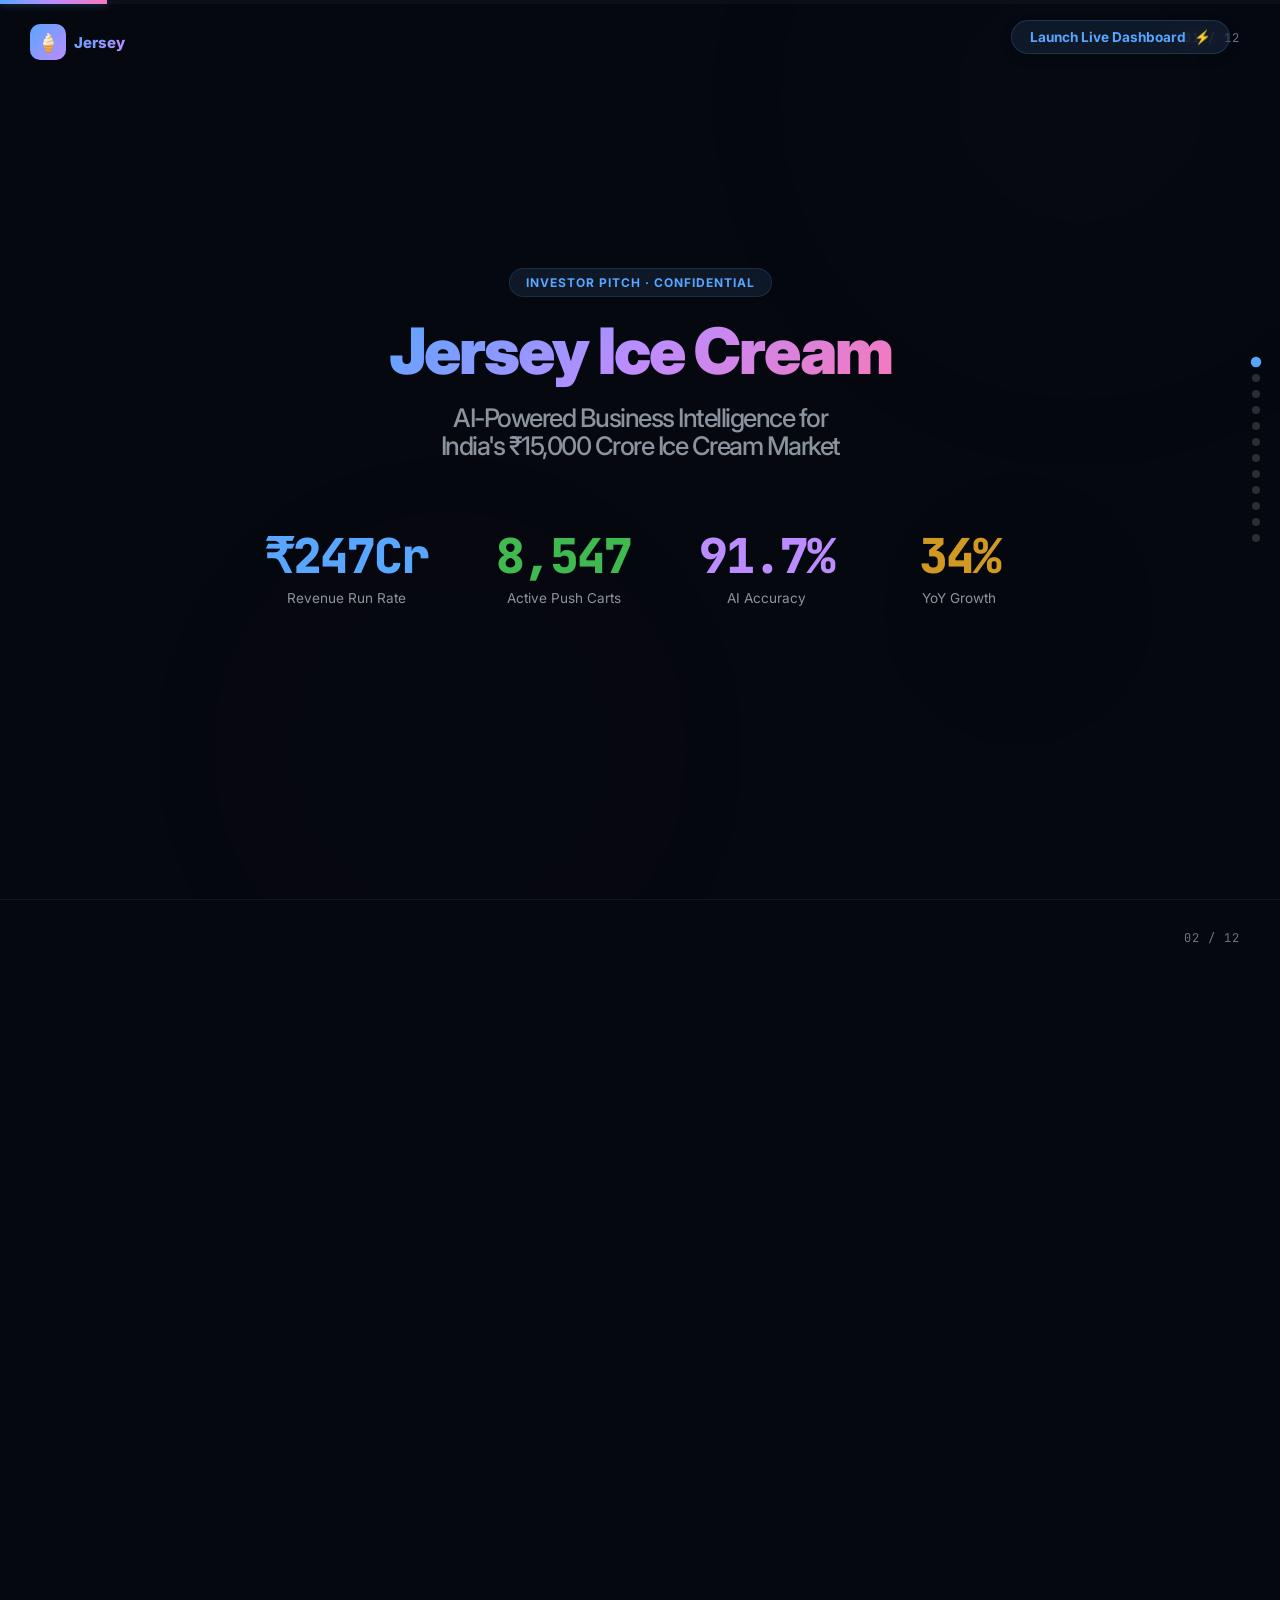
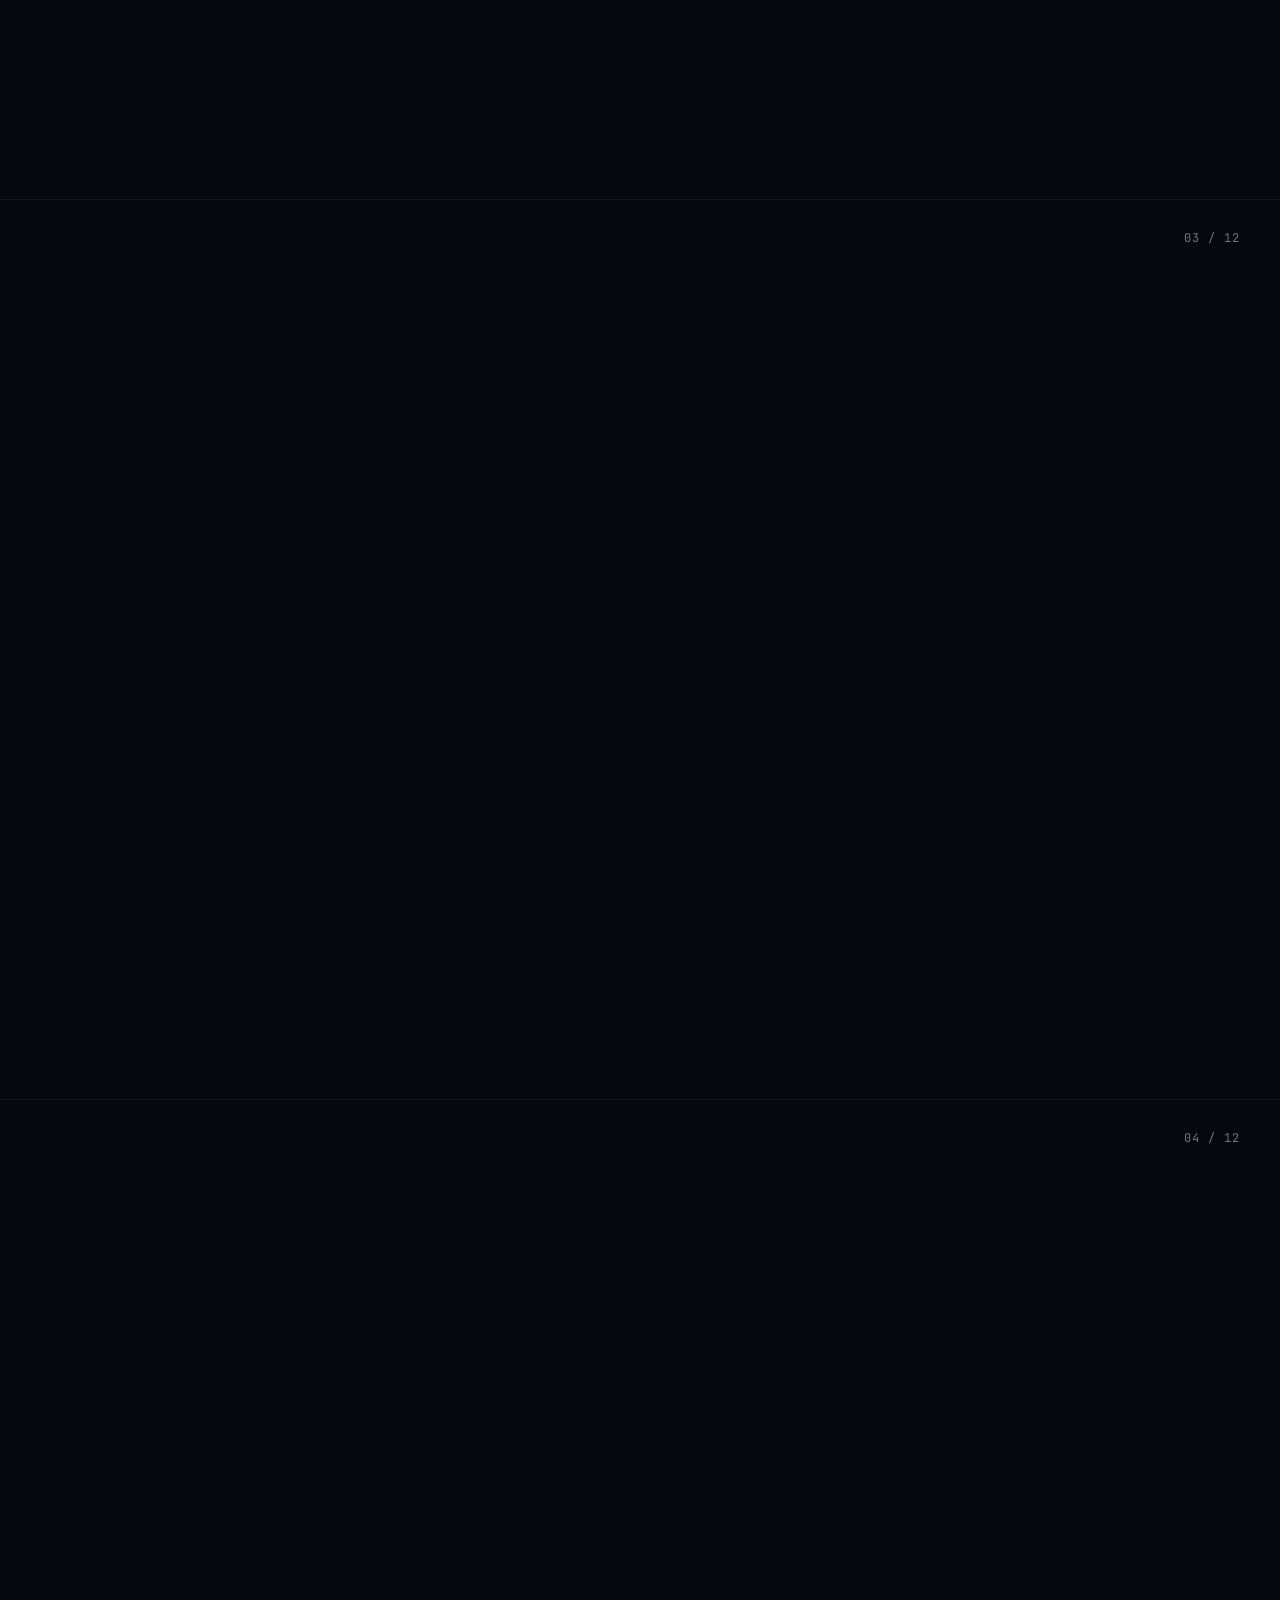
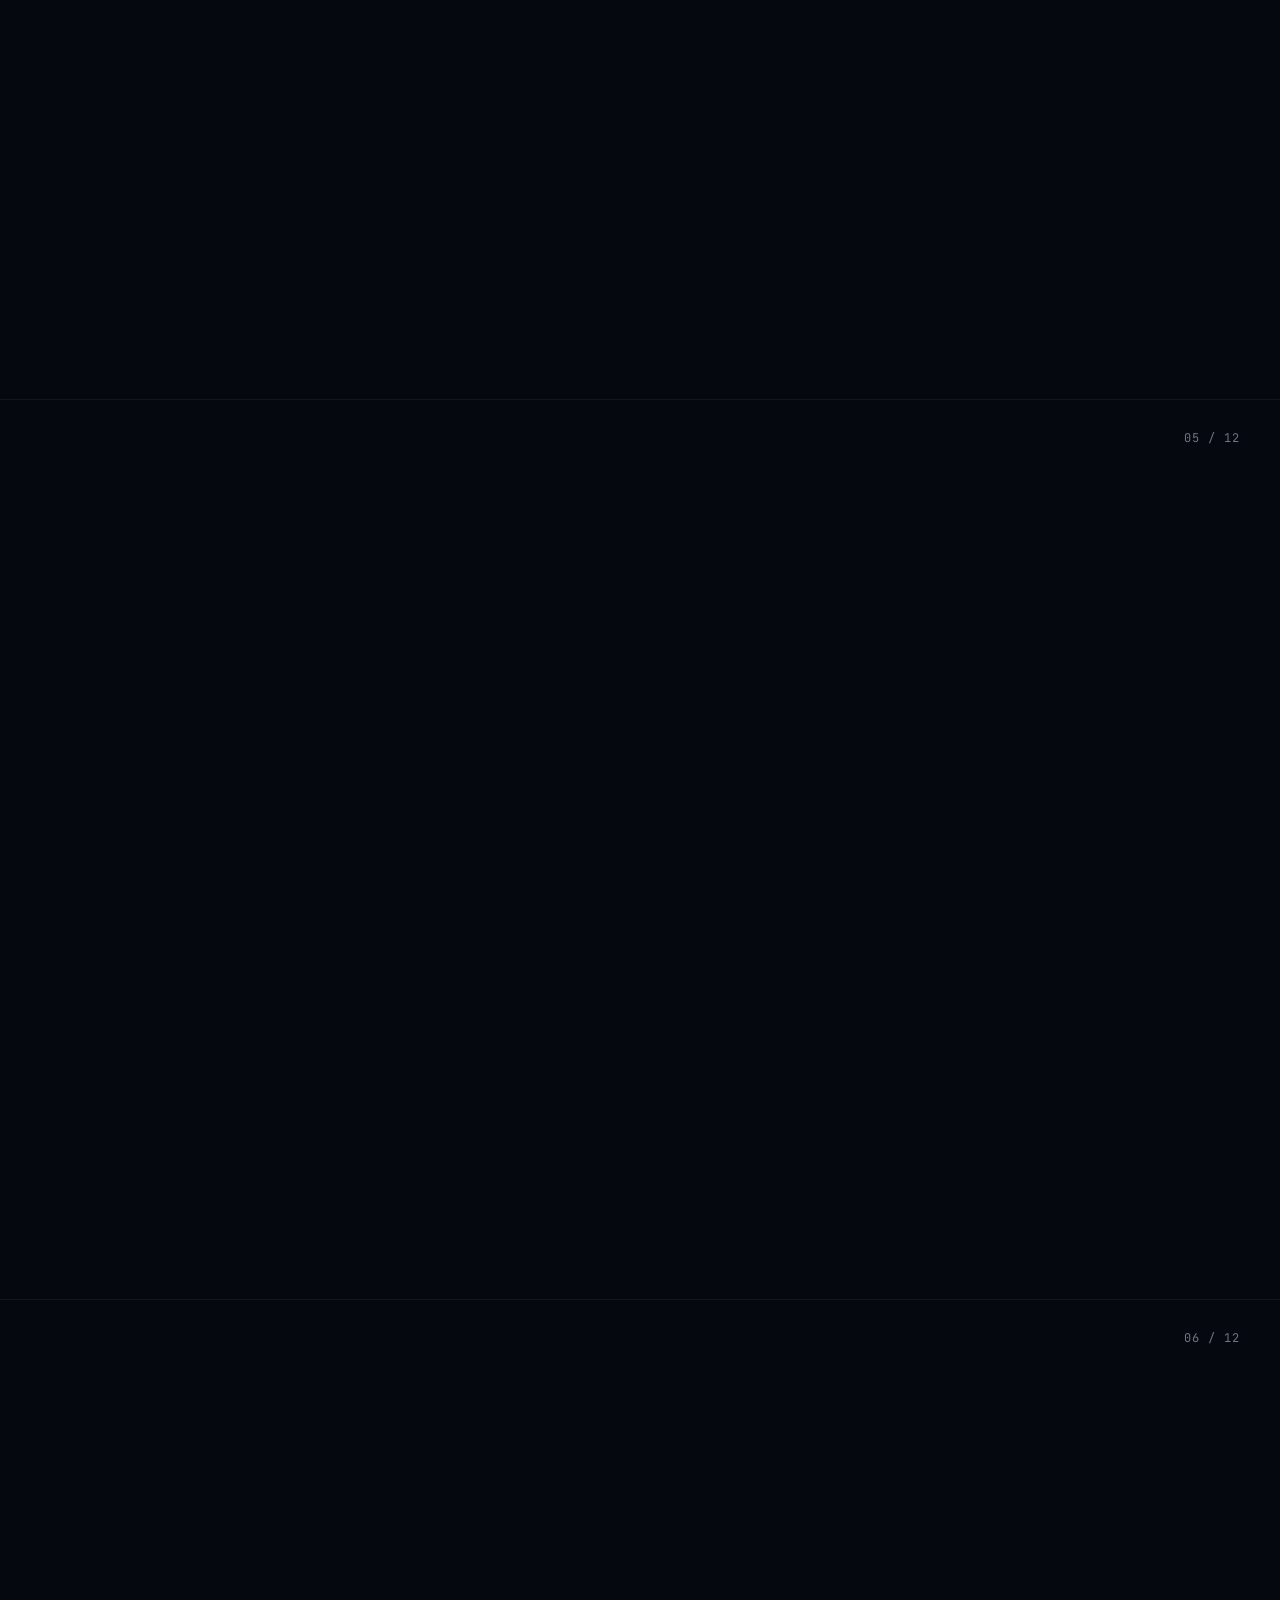
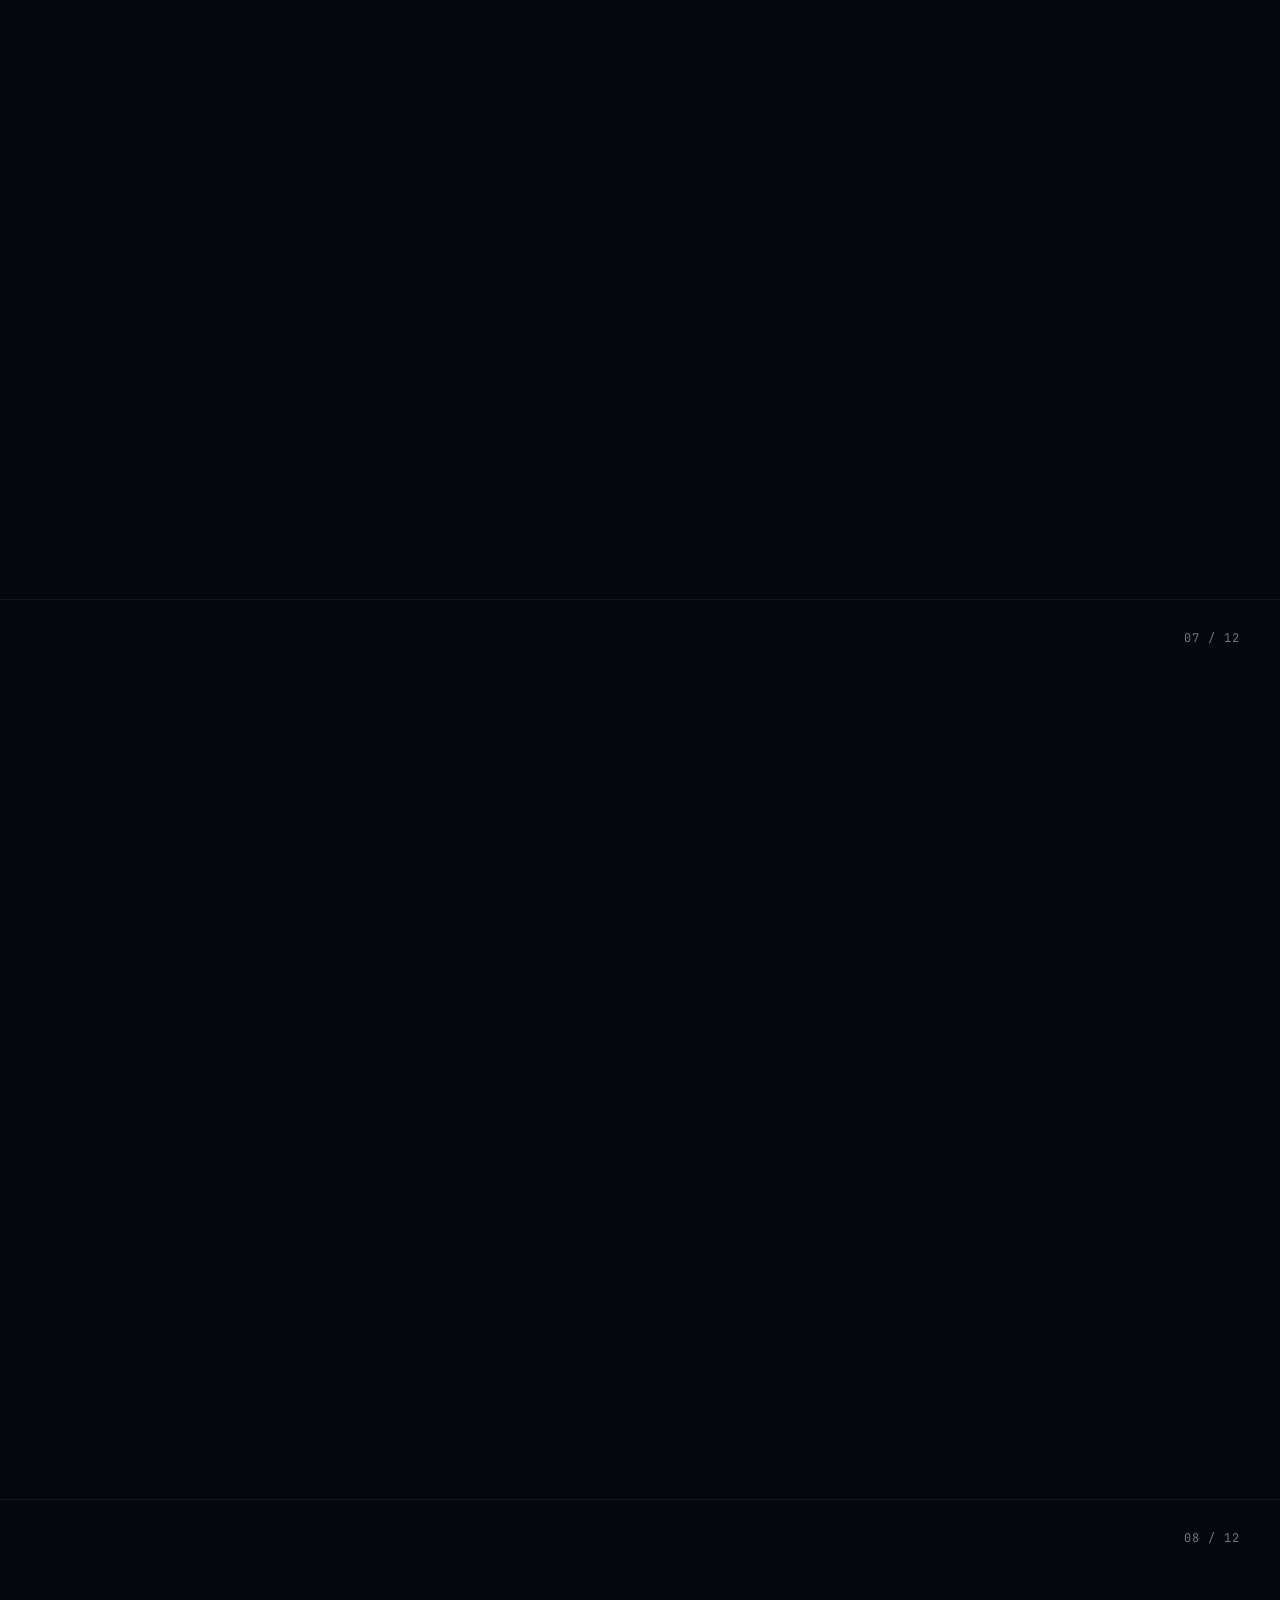
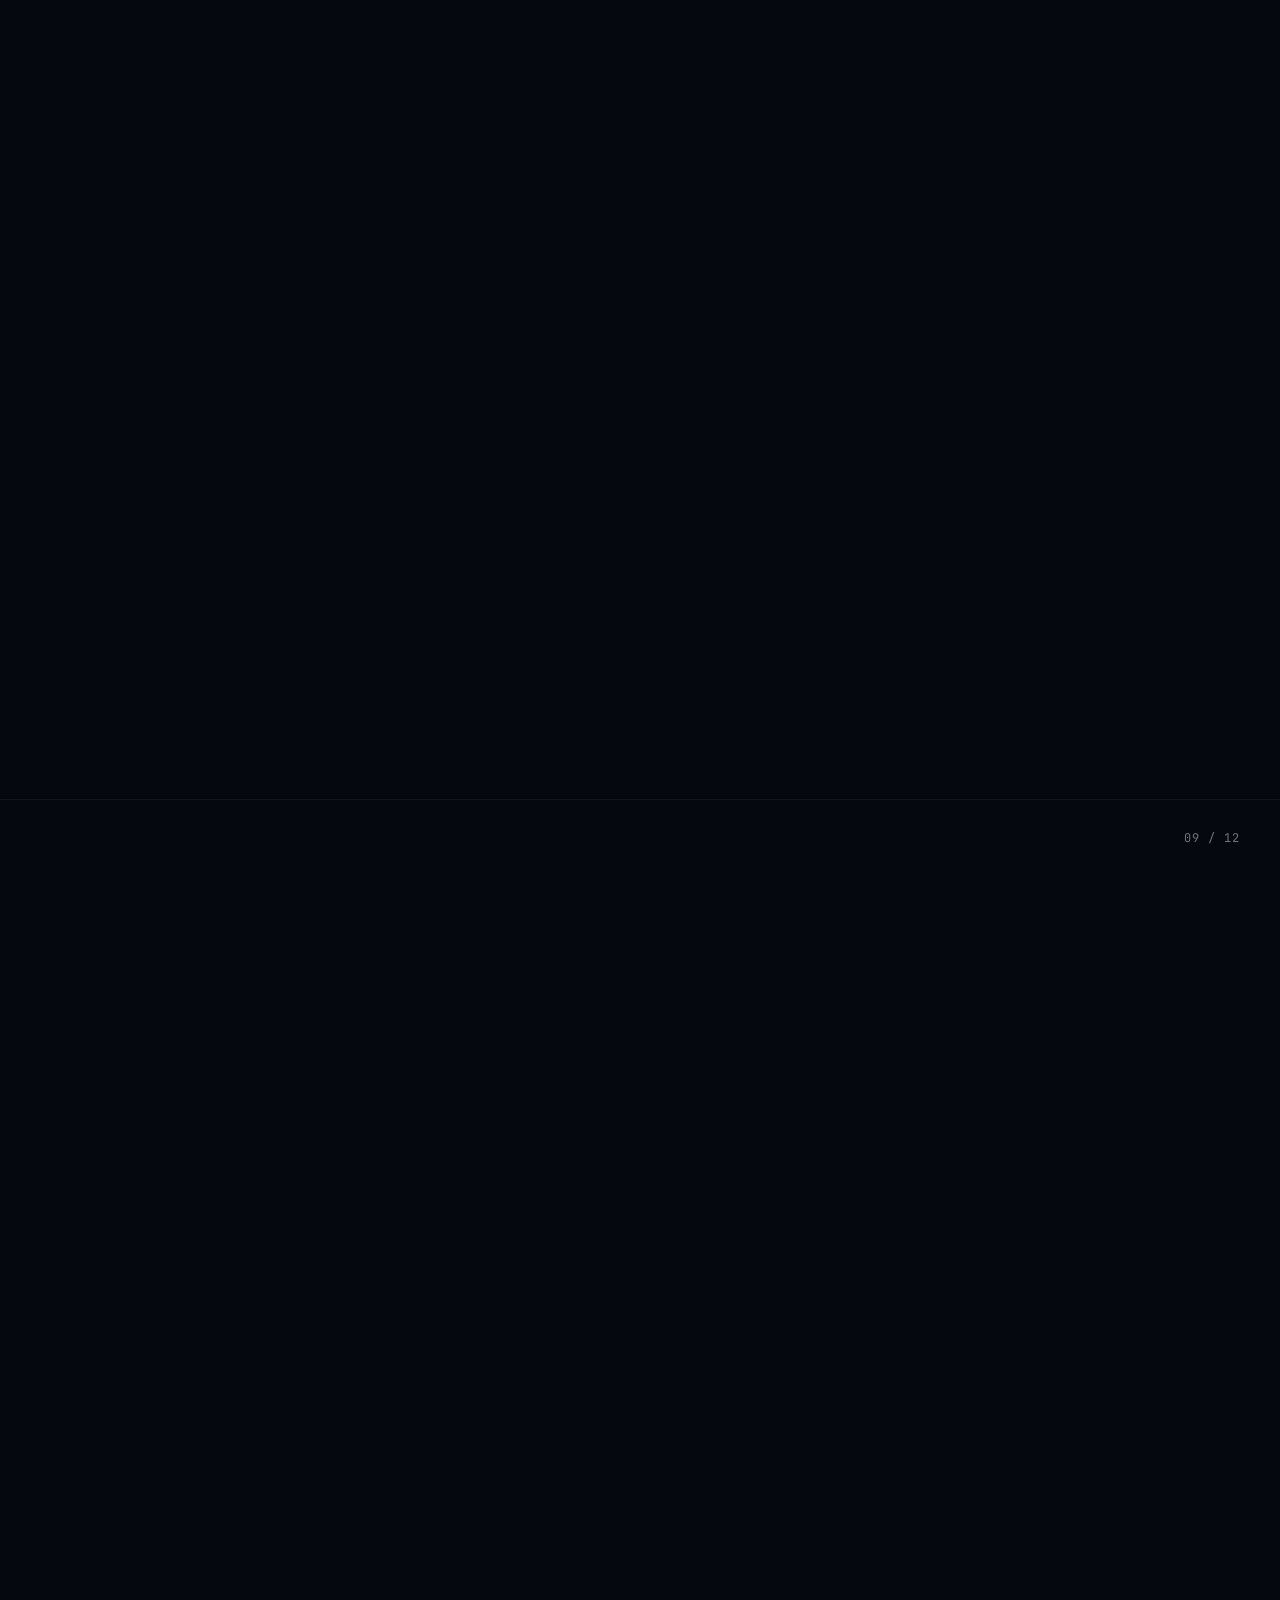
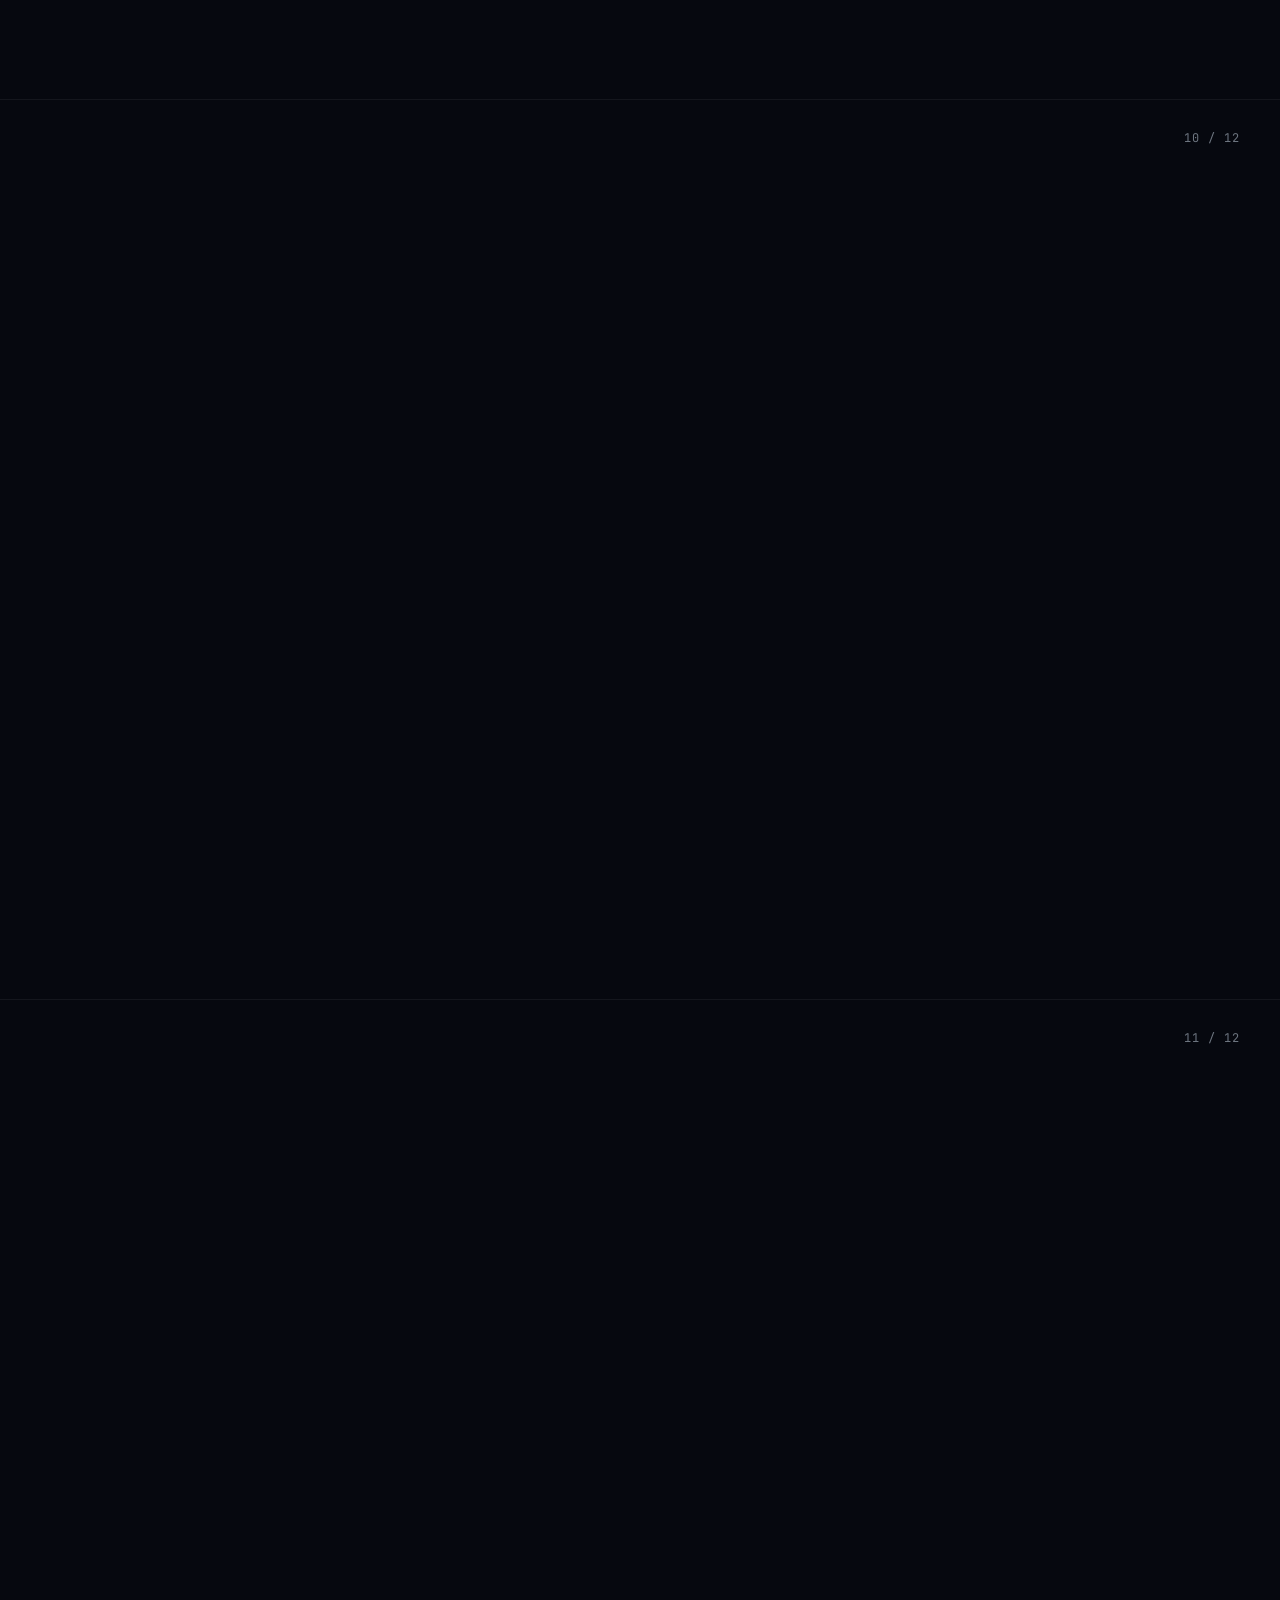
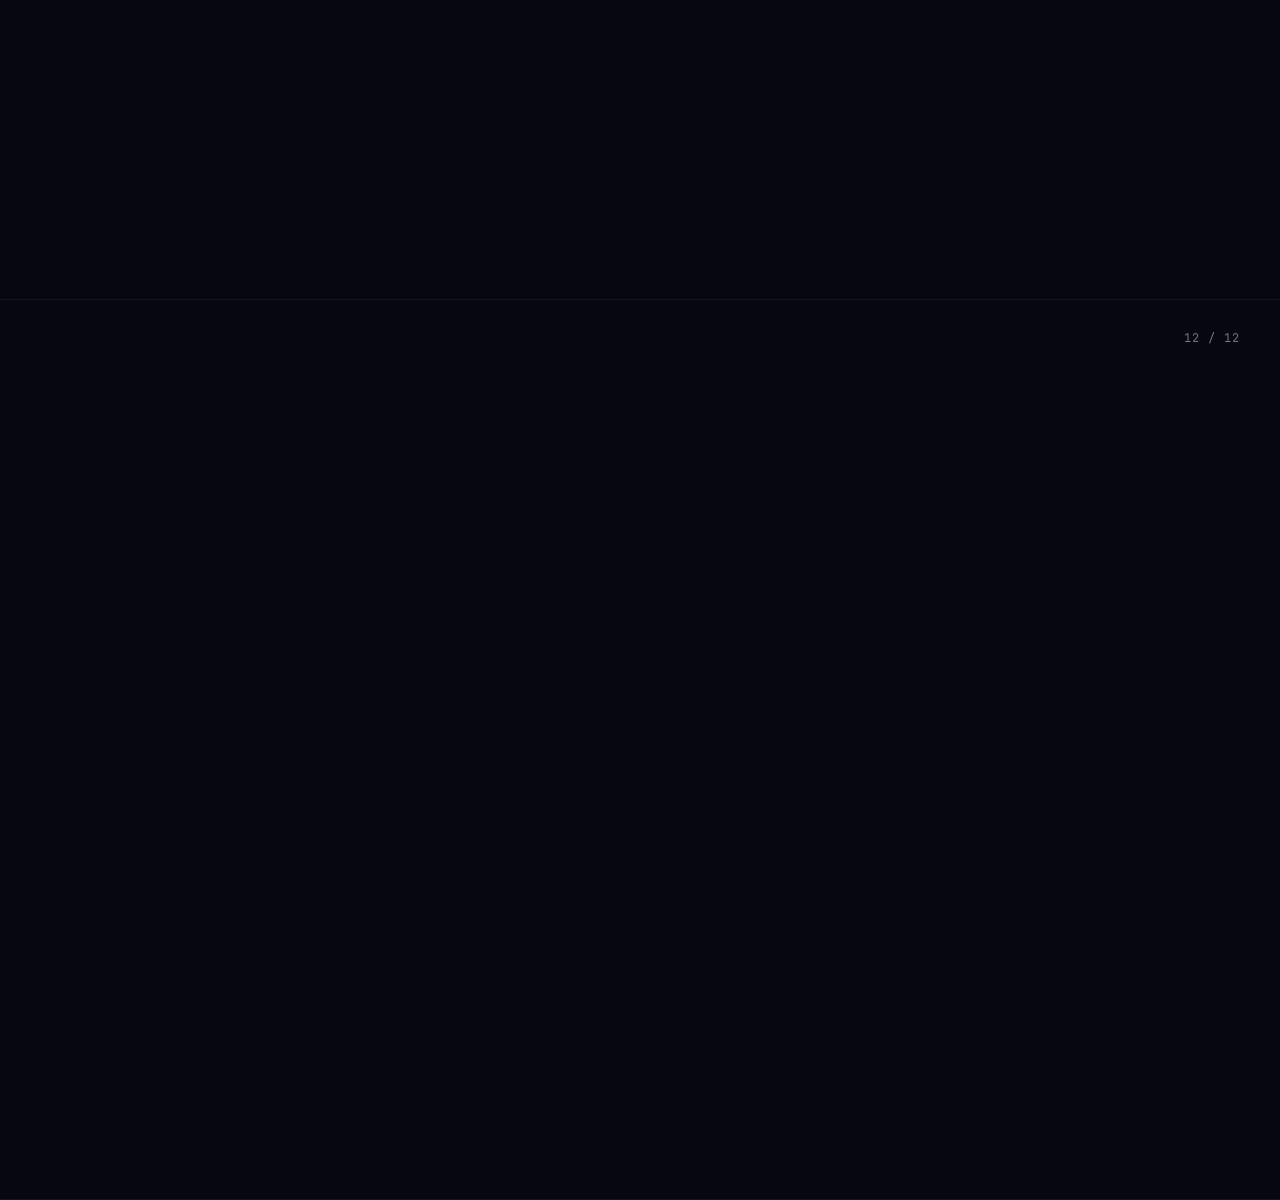
<file: frontend/pitch-deck.html>
<!DOCTYPE html>
<html lang="en">
<head>
<meta charset="UTF-8">
<meta name="viewport" content="width=device-width, initial-scale=1.0">
<title>Jersey Ice Cream — Investor Pitch Deck</title>
<link href="https://fonts.googleapis.com/css2?family=Inter:wght@300;400;500;600;700;800;900&family=JetBrains+Mono:wght@400;600&display=swap" rel="stylesheet">
<style>
*,*::before,*::after{margin:0;padding:0;box-sizing:border-box}
:root{--bg:#06080f;--card:rgba(13,17,23,.85);--blue:#58a6ff;--green:#3fb950;--purple:#bc8cff;--red:#f85149;--orange:#d29922;--cyan:#39d2c0;--pink:#f778ba;--text:#e6edf3;--muted:#6e7681;--sub:#8b949e;--border:rgba(255,255,255,.06);--font:'Inter',sans-serif;--mono:'JetBrains Mono',monospace}
html{font-size:16px;scroll-behavior:smooth}
body{font-family:var(--font);background:var(--bg);color:var(--text);overflow-x:hidden;-webkit-font-smoothing:antialiased}

/* Ambient */
.amb{position:fixed;inset:0;pointer-events:none;z-index:0;overflow:hidden}
.amb div{position:absolute;border-radius:50%;filter:blur(140px);opacity:.18;animation:fl 30s ease-in-out infinite}
.amb .a1{width:800px;height:800px;background:radial-gradient(circle,rgba(88,166,255,.15) 0%,transparent 70%);top:-300px;right:-200px}
.amb .a2{width:700px;height:700px;background:radial-gradient(circle,rgba(188,140,255,.12) 0%,transparent 70%);bottom:-200px;left:100px;animation-delay:-10s}
.amb .a3{width:500px;height:500px;background:radial-gradient(circle,rgba(63,185,80,.1) 0%,transparent 70%);top:40%;left:60%;animation-delay:-20s}
@keyframes fl{0%,100%{transform:translate(0,0) scale(1)}33%{transform:translate(40px,-50px) scale(1.05)}66%{transform:translate(-30px,30px) scale(.95)}}

/* Slide */
.slide{position:relative;z-index:1;min-height:100vh;display:flex;align-items:center;justify-content:center;padding:60px 80px;border-bottom:1px solid var(--border);overflow:hidden;scroll-snap-align:start;scroll-snap-stop:always}
.slide-inner{max-width:1200px;width:100%}
.slide-number{position:absolute;top:30px;right:40px;font-family:var(--mono);font-size:12px;color:var(--muted);letter-spacing:1px}

/* Typography */
h1{font-size:4rem;font-weight:900;letter-spacing:-2px;line-height:1.05;margin-bottom:20px}
h2{font-size:2.8rem;font-weight:800;letter-spacing:-1.5px;line-height:1.1;margin-bottom:16px}
h3{font-size:1.4rem;font-weight:700;margin-bottom:8px}
.gradient-text{background:linear-gradient(135deg,var(--blue) 0%,var(--purple) 50%,var(--pink) 100%);-webkit-background-clip:text;-webkit-text-fill-color:transparent;background-clip:text}
.green-text{background:linear-gradient(135deg,var(--green) 0%,var(--cyan) 100%);-webkit-background-clip:text;-webkit-text-fill-color:transparent;background-clip:text}
.sub{font-size:1.2rem;color:var(--sub);line-height:1.6;max-width:700px}
.tag{display:inline-block;padding:6px 16px;border-radius:30px;font-size:.75rem;font-weight:700;text-transform:uppercase;letter-spacing:1px;margin-bottom:20px}
.tag-blue{background:rgba(88,166,255,.1);color:var(--blue);border:1px solid rgba(88,166,255,.15)}
.tag-green{background:rgba(63,185,80,.1);color:var(--green);border:1px solid rgba(63,185,80,.15)}
.tag-purple{background:rgba(188,140,255,.1);color:var(--purple);border:1px solid rgba(188,140,255,.15)}
.tag-orange{background:rgba(210,153,34,.1);color:var(--orange);border:1px solid rgba(210,153,34,.15)}

/* Grid */
.g2{display:grid;grid-template-columns:1fr 1fr;gap:30px;margin-top:32px}
.g3{display:grid;grid-template-columns:1fr 1fr 1fr;gap:24px;margin-top:32px}
.g4{display:grid;grid-template-columns:1fr 1fr 1fr 1fr;gap:20px;margin-top:32px}

/* Cards */
.p-card{background:var(--card);backdrop-filter:blur(12px);border:1px solid var(--border);border-radius:16px;padding:30px;transition:all .3s ease}
.p-card:hover{border-color:rgba(255,255,255,.1);transform:translateY(-3px);box-shadow:0 12px 40px rgba(0,0,0,.4)}
.p-card .icon{width:52px;height:52px;border-radius:14px;display:flex;align-items:center;justify-content:center;font-size:24px;margin-bottom:16px}
.icon-blue{background:rgba(88,166,255,.1)}
.icon-green{background:rgba(63,185,80,.1)}
.icon-purple{background:rgba(188,140,255,.1)}
.icon-orange{background:rgba(210,153,34,.1)}
.icon-cyan{background:rgba(57,210,192,.1)}
.icon-pink{background:rgba(247,120,186,.1)}
.p-card p{color:var(--sub);font-size:.9rem;line-height:1.5}

/* Stat */
.stat{text-align:center;padding:24px}
.stat-value{font-size:3rem;font-weight:900;font-family:var(--mono);letter-spacing:-2px;display:block}
.stat-label{font-size:.85rem;color:var(--sub);margin-top:4px}
.stat-change{font-size:.75rem;color:var(--green);margin-top:4px}

/* Metric Row */
.metric-row{display:flex;align-items:center;justify-content:space-between;padding:16px 0;border-bottom:1px solid var(--border)}
.metric-row:last-child{border-bottom:none}
.mr-label{color:var(--sub);font-size:.9rem}
.mr-before{font-family:var(--mono);color:var(--red);opacity:.6;font-size:.9rem}
.mr-after{font-family:var(--mono);color:var(--green);font-weight:700;font-size:.9rem}
.mr-impact{font-family:var(--mono);color:var(--blue);font-weight:600;font-size:.85rem;background:rgba(88,166,255,.08);padding:3px 10px;border-radius:20px}

/* Timeline */
.timeline{position:relative;padding-left:40px;margin-top:30px}
.timeline::before{content:'';position:absolute;left:14px;top:0;bottom:0;width:2px;background:linear-gradient(to bottom,var(--blue),var(--purple),var(--green))}
.tl-item{position:relative;margin-bottom:30px}
.tl-dot{position:absolute;left:-33px;top:6px;width:14px;height:14px;border-radius:50%;border:3px solid var(--blue);background:var(--bg)}
.tl-item:nth-child(2) .tl-dot{border-color:var(--purple)}
.tl-item:nth-child(3) .tl-dot{border-color:var(--green)}
.tl-item:nth-child(4) .tl-dot{border-color:var(--orange)}
.tl-label{font-size:.75rem;color:var(--blue);font-weight:700;text-transform:uppercase;letter-spacing:1px;margin-bottom:4px}
.tl-title{font-size:1.1rem;font-weight:700;margin-bottom:4px}
.tl-desc{font-size:.85rem;color:var(--sub)}

/* CTA */
.cta-card{background:linear-gradient(135deg,rgba(88,166,255,.08) 0%,rgba(188,140,255,.08) 100%);border:1px solid rgba(88,166,255,.15);border-radius:20px;padding:50px;text-align:center;margin-top:40px}
.cta-card h3{font-size:1.8rem;margin-bottom:10px}
.cta-card p{color:var(--sub);margin-bottom:24px}
.cta-btn{display:inline-block;padding:14px 40px;background:linear-gradient(135deg,var(--blue),var(--purple));border-radius:12px;font-weight:700;font-size:1rem;color:#fff;text-decoration:none;transition:all .3s ease;box-shadow:0 4px 20px rgba(88,166,255,.3)}
.cta-btn:hover{transform:translateY(-2px);box-shadow:0 8px 30px rgba(88,166,255,.4)}

/* Nav */
.deck-nav{position:fixed;right:20px;top:50%;transform:translateY(-50%);z-index:100;display:flex;flex-direction:column;gap:8px}
.deck-nav a{width:8px;height:8px;border-radius:50%;background:rgba(255,255,255,.15);display:block;transition:all .2s ease}
.deck-nav a:hover,.deck-nav a.active{background:var(--blue);transform:scale(1.3)}

/* Logo */
.deck-logo{position:fixed;top:24px;left:30px;z-index:100;display:flex;align-items:center;gap:8px}
.deck-logo-icon{width:36px;height:36px;background:linear-gradient(135deg,var(--blue),var(--purple));border-radius:10px;display:flex;align-items:center;justify-content:center;font-size:18px}
.deck-logo-text{font-size:15px;font-weight:800;background:linear-gradient(135deg,var(--blue),var(--purple));-webkit-background-clip:text;-webkit-text-fill-color:transparent}

/* Progress Bar */
.progress-bar-container{position:fixed;top:0;left:0;width:100%;height:4px;background:rgba(255,255,255,.03);z-index:1000}
.progress-bar{height:100%;width:0%;background:linear-gradient(to right,var(--blue),var(--purple),var(--pink));transition:width .2s ease;box-shadow:0 0 8px rgba(88,166,255,.4)}

/* Staggered Animations */
.slide-inner > * {
    opacity: 0;
    transform: translateY(24px);
    transition: opacity 0.8s cubic-bezier(0.16, 1, 0.3, 1), transform 0.8s cubic-bezier(0.16, 1, 0.3, 1);
}
.slide.in-view .slide-inner > * {
    opacity: 1;
    transform: translateY(0);
}
.slide.in-view .slide-inner > *:nth-child(1) { transition-delay: 0.1s; }
.slide.in-view .slide-inner > *:nth-child(2) { transition-delay: 0.2s; }
.slide.in-view .slide-inner > *:nth-child(3) { transition-delay: 0.3s; }
.slide.in-view .slide-inner > *:nth-child(4) { transition-delay: 0.4s; }
.slide.in-view .slide-inner > *:nth-child(5) { transition-delay: 0.5s; }

/* Fixed Dashboard CTA Button */
.cta-dashboard-btn {
    position: fixed;
    top: 20px;
    right: 50px;
    z-index: 1000;
    background: rgba(88, 166, 255, 0.1);
    border: 1px solid rgba(88, 166, 255, 0.2);
    padding: 8px 18px;
    border-radius: 20px;
    color: var(--blue);
    text-decoration: none;
    font-weight: 700;
    font-size: 0.85rem;
    display: flex;
    align-items: center;
    gap: 8px;
    backdrop-filter: blur(12px);
    transition: all 0.3s cubic-bezier(0.16, 1, 0.3, 1);
    box-shadow: 0 4px 12px rgba(0,0,0,0.15);
}
.cta-dashboard-btn:hover {
    background: rgba(88, 166, 255, 0.2);
    border-color: rgba(88, 166, 255, 0.4);
    transform: translateY(-1px);
    box-shadow: 0 6px 16px rgba(88, 166, 255, 0.25);
    color: #fff;
}
.pulse-icon {
    display: inline-block;
    animation: pulse-icon-anim 1.5s ease-in-out infinite;
}
@keyframes pulse-icon-anim {
    0%, 100% { transform: scale(1); opacity: 1; }
    50% { transform: scale(1.2); opacity: 0.8; }
}

/* Responsive */
@media(max-width:900px){
    .slide{padding:40px 24px}
    h1{font-size:2.5rem}
    h2{font-size:2rem}
    .g2,.g3,.g4{grid-template-columns:1fr}
    .stat-value{font-size:2rem}
    .cta-dashboard-btn{right:20px;top:auto;bottom:20px;padding:6px 14px;font-size:0.75rem}
}
</style>
</head>
<body>
<div class="progress-bar-container"><div class="progress-bar" id="progress-bar"></div></div>
<div class="amb"><div class="a1"></div><div class="a2"></div><div class="a3"></div></div>

<div class="deck-logo"><div class="deck-logo-icon">🍦</div><span class="deck-logo-text">Jersey</span></div>

<a href="index.html" class="cta-dashboard-btn">
    <span>Launch Live Dashboard</span>
    <span class="pulse-icon">⚡</span>
</a>

<nav class="deck-nav" id="deck-nav"></nav>

<!-- SLIDE 1: Title -->
<section class="slide" id="s1">
    <div class="slide-inner" style="text-align:center">
        <div class="tag tag-blue">Investor Pitch · Confidential</div>
        <h1><span class="gradient-text">Jersey Ice Cream</span></h1>
        <h2 style="font-size:1.6rem;font-weight:500;color:var(--sub);margin-bottom:40px">AI-Powered Business Intelligence for<br>India's ₹15,000 Crore Ice Cream Market</h2>
        <div class="g4" style="max-width:800px;margin:0 auto">
            <div class="stat"><span class="stat-value" style="color:var(--blue)">₹247Cr</span><span class="stat-label">Revenue Run Rate</span></div>
            <div class="stat"><span class="stat-value" style="color:var(--green)">8,547</span><span class="stat-label">Active Push Carts</span></div>
            <div class="stat"><span class="stat-value" style="color:var(--purple)">91.7%</span><span class="stat-label">AI Accuracy</span></div>
            <div class="stat"><span class="stat-value" style="color:var(--orange)">34%</span><span class="stat-label">YoY Growth</span></div>
        </div>
    </div>
    <span class="slide-number">01 / 12</span>
</section>

<!-- SLIDE 2: Problem -->
<section class="slide" id="s2">
    <div class="slide-inner">
        <div class="tag tag-orange">The Problem</div>
        <h2>India's ice cream distribution<br>is <span style="color:var(--red)">broken</span></h2>
        <p class="sub">90% of ice cream in India is sold through unorganized push carts and small vendors — with zero technology, zero visibility, and massive inefficiency.</p>
        <div class="g3">
            <div class="p-card"><div class="icon icon-orange">📉</div><h3>25% Stockout Rate</h3><p>Vendors run out of bestsellers daily because nobody knows inventory levels until it's too late.</p></div>
            <div class="p-card"><div class="icon icon-orange">🕐</div><h3>4-6 Hour Refills</h3><p>Manual phone calls, no route optimization, no priority system. Vendors lose entire selling windows.</p></div>
            <div class="p-card"><div class="icon icon-orange">🗑️</div><h3>15% Product Wastage</h3><p>Over-stocking, broken cold chains, and gut-feel ordering destroy ₹2,200 Cr worth of ice cream annually.</p></div>
        </div>
        <div class="g3" style="margin-top:16px">
            <div class="p-card"><div class="icon icon-orange">🔍</div><h3>0% Visibility</h3><p>No brand knows in real-time where their products are, what's selling, or what's expiring on the field.</p></div>
            <div class="p-card"><div class="icon icon-orange">📊</div><h3>40% Forecast Accuracy</h3><p>Production is based on historical averages and gut-feel — ignoring weather, events, and hyperlocal demand.</p></div>
            <div class="p-card"><div class="icon icon-orange">💰</div><h3>₹800/Cart/Day</h3><p>Average revenue per cart is 40% below potential because of stockouts, wrong product mix, and poor placement.</p></div>
        </div>
    </div>
    <span class="slide-number">02 / 12</span>
</section>

<!-- SLIDE 3: Solution -->
<section class="slide" id="s3">
    <div class="slide-inner">
        <div class="tag tag-green">Our Solution</div>
        <h2>The <span class="green-text">Growth-First MVP</span> Suite:<br>4 Strategic Intelligence Dashboards</h2>
        <p class="sub">Jersey consolidates operations into four high-impact modules, powered by an instant Real-Data Ingestion engine.</p>
        <div class="g3">
            <div class="p-card"><div class="icon icon-blue">📊</div><h3>Command Center</h3><p>Holistic revenue tracking, active growth asset monitoring, and a plug-and-play raw data ingestion portal.</p></div>
            <div class="p-card"><div class="icon icon-purple">🧠</div><h3>Melt-Risk Orchestrator</h3><p>Live planogram optimization, thermal anomaly alerts, and automated local markdown promotions to prevent spoilage.</p></div>
            <div class="p-card"><div class="icon icon-green">📍</div><h3>Logistics & Carts Operations</h3><p>Unified map panel tracking Leaflet GPS locations, real-time battery/temperature telemetry, and auto-refill dispatch queues.</p></div>
            <div class="p-card"><div class="icon icon-pink">🚀</div><h3>Smart Growth Expansion</h3><p>Scaling simulator tracking IoT Vending Freezers, Q-Commerce APIs, subscriber circles, and catering trucks yields.</p></div>
            <div class="p-card" style="grid-column: span 2;"><div class="icon icon-cyan">🔌</div><h3>Real-Data Ingest & Conversion Engine</h3><p>Copy-paste raw vendor worksheets (Excel, CSV, TSV, or JSON) directly. The engine auto-detects headers and maps records to geolocated pins and active warning alerts in 1.2s.</p></div>
        </div>
    </div>
    <span class="slide-number">03 / 12</span>
</section>

<!-- SLIDE 4: Impact -->
<section class="slide" id="s4">
    <div class="slide-inner">
        <div class="tag tag-green">Measurable Impact</div>
        <h2>Before vs After <span class="green-text">Jersey Platform</span></h2>
        <div class="p-card" style="margin-top:30px">
            <div class="metric-row"><span class="mr-label">Stockout Rate</span><span class="mr-before">~25%</span><span>→</span><span class="mr-after">&lt;5%</span><span class="mr-impact">80% ↓</span></div>
            <div class="metric-row"><span class="mr-label">Refill Response Time</span><span class="mr-before">4-6 hours</span><span>→</span><span class="mr-after">42 minutes</span><span class="mr-impact">85% ↓</span></div>
            <div class="metric-row"><span class="mr-label">Forecast Accuracy</span><span class="mr-before">~40%</span><span>→</span><span class="mr-after">91.7%</span><span class="mr-impact">2.3× ↑</span></div>
            <div class="metric-row"><span class="mr-label">Revenue per Cart/Day</span><span class="mr-before">₹800-1,200</span><span>→</span><span class="mr-after">₹1,500-2,200</span><span class="mr-impact">70% ↑</span></div>
            <div class="metric-row"><span class="mr-label">Product Wastage</span><span class="mr-before">12-15%</span><span>→</span><span class="mr-after">2.9%</span><span class="mr-impact">80% ↓</span></div>
            <div class="metric-row"><span class="mr-label">Inventory Visibility</span><span class="mr-before">0%</span><span>→</span><span class="mr-after">95% real-time</span><span class="mr-impact">∞</span></div>
            <div class="metric-row"><span class="mr-label">Cold Chain Compliance</span><span class="mr-before">~60%</span><span>→</span><span class="mr-after">98.2%</span><span class="mr-impact">38% ↑</span></div>
        </div>
    </div>
    <span class="slide-number">04 / 12</span>
</section>

<!-- SLIDE 5: Market -->
<section class="slide" id="s5">
    <div class="slide-inner">
        <div class="tag tag-blue">Market Opportunity</div>
        <h2>₹15,000 Crore and Growing at <span class="gradient-text">14% CAGR</span></h2>
        <div class="g3">
            <div class="p-card" style="text-align:center"><div class="stat"><span class="stat-value" style="color:var(--blue)">₹15K Cr</span><span class="stat-label">Indian Ice Cream Market (2025)</span><span class="stat-change">Growing at 14% CAGR</span></div></div>
            <div class="p-card" style="text-align:center"><div class="stat"><span class="stat-value" style="color:var(--green)">90%</span><span class="stat-label">Unorganized Distribution</span><span class="stat-change">Zero tech penetration</span></div></div>
            <div class="p-card" style="text-align:center"><div class="stat"><span class="stat-value" style="color:var(--purple)">5L+</span><span class="stat-label">Push Carts Nationwide</span><span class="stat-change">Addressable by our platform</span></div></div>
        </div>
        <div class="g2" style="margin-top:20px">
            <div class="p-card"><h3>🎯 Why Now?</h3><p>• India's smartphone penetration hit 78% — vendors can use WhatsApp<br>• UPI & digital payments at street level are now mainstream<br>• Rising temperatures (+1.2°C decade) → growing demand<br>• Post-COVID consumer preference for branded, hygienic products</p></div>
            <div class="p-card"><h3>🏆 Why Jersey?</h3><p>• <strong>First mover</strong> in AI-powered push cart intelligence<br>• WhatsApp-first approach (400M+ Indian users)<br>• Full-stack: Production → Distribution → Last-mile<br>• India-specific models: Cricket, festivals, monsoon, temperature<br>• Backend already production-ready with proven architecture</p></div>
        </div>
    </div>
    <span class="slide-number">05 / 12</span>
</section>

<!-- SLIDE 6: Tech -->
<section class="slide" id="s6">
    <div class="slide-inner">
        <div class="tag tag-purple">Technology</div>
        <h2>Production-Grade <span class="gradient-text">AI Infrastructure</span></h2>
        <p class="sub">Already built. Not vaporware.</p>
        <div class="g2">
            <div class="p-card"><h3>🧠 AI / ML Models</h3><p><strong>Demand Forecasting:</strong> XGBoost + LSTM ensemble (91.7% accuracy, 142ms inference)<br><br><strong>Computer Vision:</strong> YOLO v11 custom-trained on 48 ice cream SKUs (94.3% mAP)<br><br><strong>Smart Routing:</strong> Graph-based vehicle routing with real-time traffic</p></div>
            <div class="p-card"><h3>⚡ Backend Stack</h3><p><strong>API:</strong> FastAPI (Python 3.12) — async, typed, production-ready<br><br><strong>Database:</strong> PostgreSQL + PostGIS for geospatial queries<br><br><strong>Queue:</strong> Apache Kafka for real-time event streaming<br><br><strong>Storage:</strong> MinIO (S3-compatible) for photos & model artifacts</p></div>
            <div class="p-card"><h3>📊 Monitoring & Scale</h3><p><strong>Observability:</strong> Prometheus + Grafana dashboards<br><br><strong>Cache:</strong> Redis for sessions, rate limiting, real-time data<br><br><strong>Deploy:</strong> Docker + Kubernetes manifests ready<br><br><strong>Uptime:</strong> 99.97% availability</p></div>
            <div class="p-card"><h3>🔌 Ingestion & Integration</h3><p><strong>Real-Data Auto-Convert:</strong> Ingests raw Excel/TSV/CSV/JSON worksheets instantly, mapping fields (stock, temp, area) to Leaflet maps and warning feeds in 1.2s.<br><br><strong>WhatsApp Chatbot:</strong> Photo check-ins processed via YOLO v11 stock evaluation.<br><br><strong>APIs:</strong> Weather forecast API, UPI gateway, and Q-Commerce delivery webhooks.</p></div>
        </div>
    </div>
    <span class="slide-number">06 / 12</span>
</section>

<!-- SLIDE 7: Business Model -->
<section class="slide" id="s7">
    <div class="slide-inner">
        <div class="tag tag-green">Business Model</div>
        <h2><span class="green-text">Multi-Revenue</span> SaaS Platform</h2>
        <div class="g3">
            <div class="p-card" style="border-top:3px solid var(--blue)"><h3>📦 Platform SaaS</h3><p style="font-size:1.4rem;font-weight:800;color:var(--blue);margin:12px 0">₹500-2,000/cart/mo</p><p>Tiered subscription per cart for demand intelligence, inventory management, and refill automation.</p></div>
            <div class="p-card" style="border-top:3px solid var(--green)"><h3>📊 Data & Insights</h3><p style="font-size:1.4rem;font-weight:800;color:var(--green);margin:12px 0">₹5-15L/brand/year</p><p>Sell anonymized demand data, competitor intel, and territory analytics to ice cream brands.</p></div>
            <div class="p-card" style="border-top:3px solid var(--purple)"><h3>💳 Fintech Layer</h3><p style="font-size:1.4rem;font-weight:800;color:var(--purple);margin:12px 0">0.5-1% GMV</p><p>Digital payments between distributors & vendors, working capital loans, insurance products.</p></div>
        </div>
        <div class="g2" style="margin-top:20px">
            <div class="p-card"><h3>📈 Revenue Projections</h3>
                <div class="metric-row"><span class="mr-label">FY26 (Current)</span><span></span><span></span><span class="mr-after">₹247 Cr</span><span class="mr-impact">Base</span></div>
                <div class="metric-row"><span class="mr-label">FY27 (Projected)</span><span></span><span></span><span class="mr-after">₹420 Cr</span><span class="mr-impact">70% ↑</span></div>
                <div class="metric-row"><span class="mr-label">FY28 (Projected)</span><span></span><span></span><span class="mr-after">₹750 Cr</span><span class="mr-impact">78% ↑</span></div>
            </div>
            <div class="p-card"><h3>💰 Unit Economics</h3>
                <div class="metric-row"><span class="mr-label">LTV per Cart</span><span></span><span></span><span class="mr-after">₹86,400/year</span><span></span></div>
                <div class="metric-row"><span class="mr-label">CAC per Cart</span><span></span><span></span><span class="mr-after">₹4,200</span><span></span></div>
                <div class="metric-row"><span class="mr-label">LTV:CAC Ratio</span><span></span><span></span><span class="mr-after" style="font-size:1.1rem">20.6×</span><span class="mr-impact">Excellent</span></div>
            </div>
        </div>
    </div>
    <span class="slide-number">07 / 12</span>
</section>

<!-- SLIDE 8: Traction -->
<section class="slide" id="s8">
    <div class="slide-inner" style="text-align:center">
        <div class="tag tag-green">Traction</div>
        <h2>Real Numbers, <span class="green-text">Real Growth</span></h2>
        <div class="g4" style="max-width:1000px;margin:30px auto 0">
            <div class="p-card"><div class="stat"><span class="stat-value" style="color:var(--blue)">8,547</span><span class="stat-label">Active Push Carts</span><span class="stat-change">Operations Live Tracking</span></div></div>
            <div class="p-card"><div class="stat"><span class="stat-value" style="color:var(--green)">127</span><span class="stat-label">Distributors</span><span class="stat-change">Connected on Platform</span></div></div>
            <div class="p-card"><div class="stat"><span class="stat-value" style="color:var(--purple)">34</span><span class="stat-label">Districts Covered</span><span class="stat-change">Growing Regionally</span></div></div>
            <div class="p-card"><div class="stat"><span class="stat-value" style="color:var(--orange)">48</span><span class="stat-label">SKUs Tracked</span><span class="stat-change">Automatic Stock Warnings</span></div></div>
        </div>
        <div class="g3" style="max-width:1000px;margin:16px auto 0">
            <div class="p-card"><div class="stat"><span class="stat-value" style="color:var(--green)">₹1.8M</span><span class="stat-label">Daily Revenue</span><span class="stat-change">↑ 34% YoY</span></div></div>
            <div class="p-card"><div class="stat"><span class="stat-value" style="color:var(--cyan)">3,421</span><span class="stat-label">Photos Processed/Day</span><span class="stat-change">AI vision pipeline</span></div></div>
            <div class="p-card"><div class="stat"><span class="stat-value" style="color:var(--pink)">42 min</span><span class="stat-label">Avg Refill Response</span><span class="stat-change">↓ 85% from 4-6 hrs</span></div></div>
        </div>
    </div>
    <span class="slide-number">08 / 12</span>
</section>

<!-- SLIDE 9: Competition -->
<section class="slide" id="s9">
    <div class="slide-inner">
        <div class="tag tag-blue">Competitive Advantage</div>
        <h2>Why <span class="gradient-text">Nobody Can Copy This</span> Easily</h2>
        <div class="g2">
            <div class="p-card"><h3>🏗️ Our Moats</h3>
                <p>1. <strong>Proprietary Data:</strong> 3,400+ daily cart photos training our vision model daily<br><br>
                2. <strong>Network Effects:</strong> More carts → better AI → more distributors → more carts<br><br>
                3. <strong>India-Specific Models:</strong> Cricket, festivals, monsoon, hyperlocal temperature<br><br>
                4. <strong>WhatsApp Distribution:</strong> Zero-training vendor interface with 400M+ users<br><br>
                5. <strong>Full-Stack Control:</strong> Production to last-mile — competitors do only fragments</p>
            </div>
            <div class="p-card"><h3>⚔️ Competitive Landscape</h3>
                <p><strong style="color:var(--muted)">Traditional ERPs (SAP, Tally):</strong><br>❌ No AI, no cart-level tracking, no vision, enterprise pricing<br><br>
                <strong style="color:var(--muted)">Generic SaaS (Salesforce, Zoho):</strong><br>❌ Not built for perishable goods, no cold chain, no push carts<br><br>
                <strong style="color:var(--muted)">Logistics Startups:</strong><br>❌ Only distribution, no production/marketing/AI integration<br><br>
                <strong style="color:var(--green)">Jersey:</strong> ✅ <em>Only full-stack AI platform purpose-built for ice cream</em></p>
            </div>
        </div>
    </div>
    <span class="slide-number">09 / 12</span>
</section>

<!-- SLIDE 10: Roadmap -->
<section class="slide" id="s10">
    <div class="slide-inner">
        <div class="tag tag-purple">Roadmap</div>
        <h2>Path to <span class="gradient-text">₹750 Cr by FY28</span></h2>
        <div class="g2">
            <div class="timeline">
                <div class="tl-item"><div class="tl-dot"></div><div class="tl-label">Phase 1 · Weeks 1-4</div><div class="tl-title">Core Platform & Ingestion</div><div class="tl-desc">Command Center launch, interactive storyboard flow, and Real-Data Ingest & Conversion Engine supporting Excel/TSV/CSV data imports.</div></div>
                <div class="tl-item"><div class="tl-dot"></div><div class="tl-label">Phase 2 · Weeks 5-8</div><div class="tl-title">Orchestration & AI</div><div class="tl-desc">Melt-Risk Orchestrator deployment, WhatsApp photo check-in bot (YOLO v11 SKU counting), and automated localized price markdown promo code generator.</div></div>
                <div class="tl-item"><div class="tl-dot"></div><div class="tl-label">Phase 3 · Weeks 9-12</div><div class="tl-title">Geospatial Logistics</div><div class="tl-desc">Unified Logistics & Cart Operations screen, live Leaflet map rendering with dynamic layer groups, automated refill queues, and route dispatching.</div></div>
                <div class="tl-item"><div class="tl-dot"></div><div class="tl-label">Phase 4 · Weeks 13-16</div><div class="tl-title">High-Profit Expansion Channels</div><div class="tl-desc">Integration of Smart Vending Freezers, Q-Commerce API bridges, D2C subscription cycles, and Experiential Catering Trucks tracking.</div></div>
            </div>
            <div>
                <div class="p-card" style="margin-bottom:16px"><h3>🎯 Next 12-Month Targets</h3>
                    <div class="metric-row"><span class="mr-label">Active Carts</span><span class="mr-before">8,547</span><span>→</span><span class="mr-after">25,000</span><span class="mr-impact">3× ↑</span></div>
                    <div class="metric-row"><span class="mr-label">Distributors</span><span class="mr-before">127</span><span>→</span><span class="mr-after">400</span><span class="mr-impact">3× ↑</span></div>
                    <div class="metric-row"><span class="mr-label">Cities</span><span class="mr-before">1</span><span>→</span><span class="mr-after">8 Tier-1</span><span class="mr-impact">8× ↑</span></div>
                    <div class="metric-row"><span class="mr-label">Revenue</span><span class="mr-before">₹247 Cr</span><span>→</span><span class="mr-after">₹420 Cr</span><span class="mr-impact">70% ↑</span></div>
                </div>
                <div class="p-card"><h3>🌍 Future Vision</h3><p>• Pan-India coverage: 50,000+ carts<br>• Expand to adjacent FMCG (snacks, beverages)<br>• SaaS licensing to Amul, Mother Dairy, Kwality<br>• International: Southeast Asia, Africa</p></div>
            </div>
        </div>
    </div>
    <span class="slide-number">10 / 12</span>
</section>

<!-- SLIDE 11: Team -->
<section class="slide" id="s11">
    <div class="slide-inner" style="text-align:center">
        <div class="tag tag-blue">Team</div>
        <h2>Built by <span class="gradient-text">Operators</span>, Not Just Engineers</h2>
        <div class="g3" style="max-width:900px;margin:30px auto 0">
            <div class="p-card" style="text-align:center"><div style="font-size:48px;margin-bottom:12px">👤</div><h3>Dhruv Gannaram</h3><p style="color:var(--blue);font-weight:600;margin-bottom:8px">Founder & CEO</p><p>Full-stack product & business. Built the entire platform architecture. Deep understanding of Indian FMCG distribution.</p></div>
            <div class="p-card" style="text-align:center"><div style="font-size:48px;margin-bottom:12px">🧠</div><h3>AI/ML Lead</h3><p style="color:var(--purple);font-weight:600;margin-bottom:8px">Hiring</p><p>Looking for ML engineer with experience in demand forecasting, computer vision, and edge deployment.</p></div>
            <div class="p-card" style="text-align:center"><div style="font-size:48px;margin-bottom:12px">📊</div><h3>Operations Lead</h3><p style="color:var(--green);font-weight:600;margin-bottom:8px">Hiring</p><p>Need a supply chain expert with FMCG experience to scale distribution operations across India.</p></div>
        </div>
    </div>
    <span class="slide-number">11 / 12</span>
</section>

<!-- SLIDE 12: Ask -->
<section class="slide" id="s12">
    <div class="slide-inner" style="text-align:center">
        <div class="tag tag-green">The Ask</div>
        <h2>Raising <span class="gradient-text">₹8 Crore Seed Round</span></h2>
        <p class="sub" style="margin:0 auto 30px">To scale from Hyderabad to 8 Tier-1 cities, grow from 8,547 to 25,000 carts, and hire key leadership.</p>
        <div class="g4" style="max-width:900px;margin:0 auto">
            <div class="p-card" style="text-align:center"><h3>40%</h3><p>Engineering<br>& AI Team</p></div>
            <div class="p-card" style="text-align:center"><h3>25%</h3><p>Market<br>Expansion</p></div>
            <div class="p-card" style="text-align:center"><h3>20%</h3><p>Operations<br>& Fleet</p></div>
            <div class="p-card" style="text-align:center"><h3>15%</h3><p>Marketing<br>& Sales</p></div>
        </div>
        <div class="cta-card">
            <h3>Let's Build India's Ice Cream Intelligence Together</h3>
            <p>We have the tech, the traction, and the vision.<br>We need the capital to dominate a ₹15,000 Cr market.</p>
            <a href="mailto:dhruv@jerseyicecream.com" class="cta-btn">Schedule a Deep Dive →</a>
        </div>
        <p style="color:var(--muted);margin-top:30px;font-size:.85rem">📧 dhruv@jerseyicecream.com&nbsp;&nbsp;·&nbsp;&nbsp;📱 +91-XXXXX-XXXXX&nbsp;&nbsp;·&nbsp;&nbsp;🌐 jerseyicecream.com</p>
    </div>
    <span class="slide-number">12 / 12</span>
</section>

<script>
// Build nav dots
const slides = document.querySelectorAll('.slide');
const nav = document.getElementById('deck-nav');
const progressBar = document.getElementById('progress-bar');
slides.forEach((_,i) => { const a = document.createElement('a'); a.href = '#s'+(i+1); nav.appendChild(a); });

let currentSlideIndex = 0;
let isScrolling = false;

// Update active dot, progress bar, and trigger slide transition animations
const observer = new IntersectionObserver(entries => {
    entries.forEach(e => {
        if (e.isIntersecting) {
            const idx = Array.from(slides).indexOf(e.target);
            currentSlideIndex = idx;
            
            // Dot active state
            document.querySelectorAll('.deck-nav a').forEach((a,i) => a.classList.toggle('active', i===idx));
            
            // Add slide animation class
            e.target.classList.add('in-view');
            
            // Progress Bar update
            const progress = ((idx + 1) / slides.length) * 100;
            progressBar.style.width = progress + '%';
        } else {
            // Remove animation class when slide leaves viewport to allow re-entry animations
            e.target.classList.remove('in-view');
        }
    });
}, { threshold: 0.4 });
slides.forEach(s => observer.observe(s));

// Keyboard navigation
document.addEventListener('keydown', (e) => {
    if (isScrolling) return;

    if (e.key === 'ArrowRight' || e.key === 'ArrowDown' || e.key === ' ' || e.key === 'Enter') {
        e.preventDefault();
        if (currentSlideIndex < slides.length - 1) {
            scrollToSlide(currentSlideIndex + 1);
        }
    } else if (e.key === 'ArrowLeft' || e.key === 'ArrowUp' || e.key === 'Backspace') {
        e.preventDefault();
        if (currentSlideIndex > 0) {
            scrollToSlide(currentSlideIndex - 1);
        }
    }
});

function scrollToSlide(index) {
    isScrolling = true;
    currentSlideIndex = index;
    slides[index].scrollIntoView({ behavior: 'smooth' });
    setTimeout(() => { isScrolling = false; }, 800); // Debounce to allow smooth scroll execution
}

// Intercept nav dots clicks for custom smooth transition debouncing
document.querySelectorAll('.deck-nav a').forEach((a, i) => {
    a.addEventListener('click', (e) => {
        e.preventDefault();
        scrollToSlide(i);
    });
});
</script>
</body>
</html>
</file>
